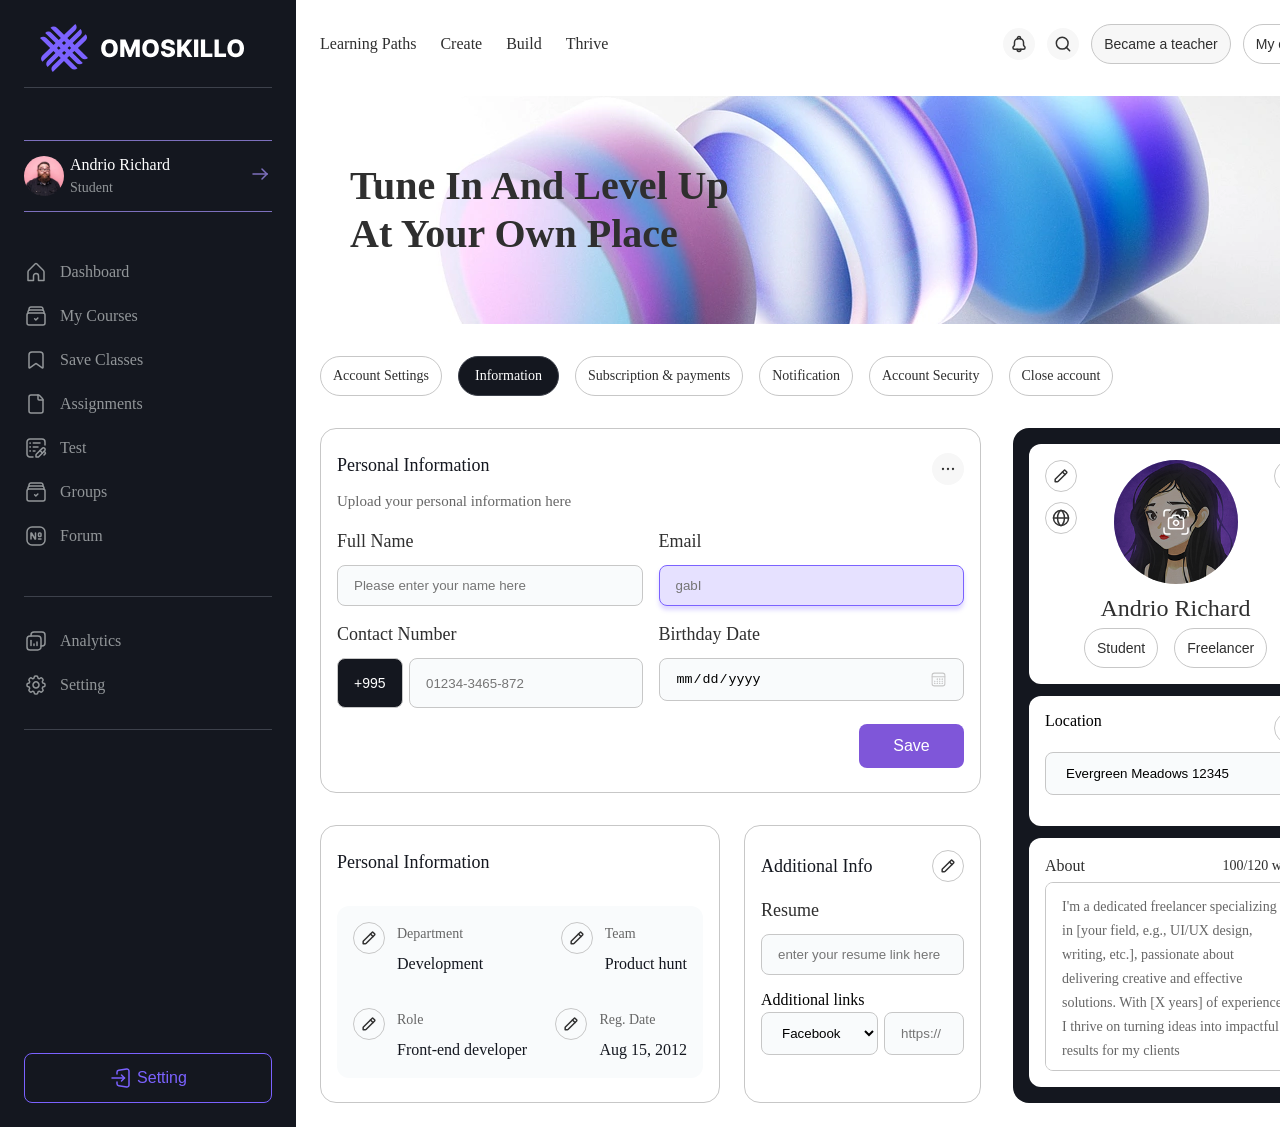
<file: index.html>
<!DOCTYPE html>
<html lang="en">
<head>
    <meta charset="UTF-8">
    <meta name="viewport" content="width=device-width, initial-scale=1.0">
    <link rel="stylesheet" href="./css/style.css">
    <link rel="icon" href="./images/icon.svg">
    <title>css_9.1</title>
</head>
<body>
    <div class="mainDiv">
        <div class="allSemanticTag">
            <aside class="asideBar">
                <div class="asideBarmainPart">
                    <a href="#"><img src="./images/mainIcon.svg" alt=""></a>
                    <div class="userProfileBox">
                        <div class="userCard">
                            <img src="./images/profileUser.svg" alt="">
                            <div class="UserNickName">
                                <span>Andrio Richard</span>
                                <span>Student</span>
                            </div>
                        </div>
                        <a href="#"><img src="./images/arrowRight.svg" alt=""></a>
                    </div>
                    <nav class="navLinksConteiner">
                        <div class="navLinksBox">
                            <a class="navLink" href="#"><img src="./images/HomePageIcon.svg" alt=""> <span>Dashboard</span></a>
                            <a class="navLink" href="#"><img src="./images/coursesGroup.svg" alt=""> <span>My Courses</span></a>
                            <a class="navLink" href="#"><img src="./images/saveClassIcon.svg" alt=""> <span>Save Classes</span></a>
                            <a class="navLink" href="#"><img src="./images/fileIcon.svg" alt=""> <span>Assignments</span></a>
                            <a class="navLink" href="#"><img src="./images/test-list-pen-edit.svg" alt=""> <span>Test</span></a>
                            <a class="navLink" href="#"><img src="./images/coursesGroup.svg" alt=""> <span>Groups</span></a>
                            <a class="navLink" href="#"><img src="./images/number-square.svg" alt=""> <span>Forum</span></a>
                        </div>
                        <div class="settingAndAnalyticLinkBox">
                            <a class="navLink" href="#"><img src="./images/charts-copy.svg" alt=""> <span>Analytics</span></a>
                            <a class="navLink" href="#"><img src="./images/Settings.svg" alt=""> <span>Setting</span></a>
                        </div>
                    </nav>
                </div>
                
                <button class="GoOutBtn"><img src="./images/Group.svg" alt="">Setting</button>
            </aside>
            <div class="otherSemanticTagConteiner">
                <header class="header">
                    <div class="headerLinksBox">
                        <a href="#"><img src="./images/Frame 24.svg" alt=""></a>
                        <a href="#">Learning Paths</a>
                        <a href="#">Create</a>
                        <a href="#">Build</a>
                        <a href="#">Thrive</a>
                    </div>
                    <div class="headerBtnsBox">
                        <img src="./images/Frame 20.svg" alt="">
                        <img src="./images/Frame 21.svg" alt="">
                        <button class="firstBtnStyle">Became a teacher</button>
                        <button class="secondBtnStyle">My classes</button>
                    </div>
                </header>
                <main class="main">
                    <div class="PageEntarenseBox">
                        <div class="titleBackGround">
                            <h1>Tune In And Level Up At Your Own Place</h1>
                        </div>
                    </div>
                    <div class="opurtunityBtnsConteiner">
                        <a href="#" class="secondBtnStyle">Account Settings</a>
                        <a href="#" class="thirdBtnStyle">Information</a>
                        <a href="#" class="secondBtnStyle">Subscription & payments</a>
                        <a href="#" class="secondBtnStyle">Notification</a>
                        <a href="#" class="secondBtnStyle">Account Security</a>
                        <a href="#" class="secondBtnStyle">Close account</a>

                    </div>
                    <div class="personalInformationConteiner">
                        <div class="enterPersonalInfoConteiner">
                            <div class="firstpersonalInfoBox">
                                <div class="contactFormTitle">
                                    <div class="firstpersonalInfoBoxTitleBox">
                                        <span>Personal Information</span>
                                        <span>Upload your personal information here </span>
                                    </div>
                                    <a href="#"><img src="./images/threeDots.svg" alt=""></a>
                                </div>
                                <form class="contactForm" action="">
                                    <div class="nameAndEmailInputBox">
                                        <div class="fullNAmeInputBox ordinaryInputBox">
                                            <label for="FullNAme">Full Name</label>
                                            <input id="FullNAme" placeholder="Please enter your name here" type="text">
                                        </div>
                                        <div class="emailInputBox ordinaryInputBox">
                                            <label for="Email">Email</label>
                                            <input id="Email" placeholder="gabI" type="email">
                                        </div>
                                    </div>
                                    <div class="contactNumberAndBirthDayBox ">
                                        <div class="ContactNumberInputBox ordinaryInputBox">
                                            <label for="phone">Contact Number</label>
                                            <div class="countrySelectorAndInputBox">
                                                <select name="countryIndex" id="">
                                                    <option value="+995">+995</option>
                                                    <option value="+920">+920</option>
                                                    <option value="+65">+65</option>
                                                    <option value="+43">+43</option>
                                                    <option value="+350">+350</option>
                                                </select>
                                                <input type="tel" placeholder="01234-3465-872" name="phone">
                                            </div>
                                            
                                        </div>
                                        <div class="BirthdayDateInputBox ordinaryInputBox">
                                            <label for="Date">Birthday Date</label>
                                            <input name="Date" type="date" >
                                        </div>
                                    </div>
                                    <input name="saveInfo" class="saveInfoBtn" type="submit" value="Save">
                                </form>
                            </div>
                            <div class="secondPartOfPersonalInfoBox">
                                <div class="secondPersonalBox">
                                    <div class="secondPartpersonalInfoBoxTitleBox">
                                        <span>Personal Information</span>
                                        
                                    </div>
                                    <div class="ordinaryInfoConteinersBackground">
                                        <div class="ordinaryInfoConteiner">
                                            <div class="ordinaryInfoBox">
                                                <img src="./images/penIcon.svg" alt="">
                                                <div class="ordinaryInfoBoxTitle">
                                                    <span>Department</span>
                                                    <span>Development</span>
                                                </div>
                                            </div>
                                            <div class="ordinaryInfoBox">
                                                <img src="./images/penIcon.svg" alt="">
                                                <div class="ordinaryInfoBoxTitle">
                                                    <span>Team</span>
                                                    <span>Product hunt</span>
                                                </div>
                                            </div>
                                        </div>
                                        <div class="ordinaryInfoConteiner">
                                            <div class="ordinaryInfoBox">
                                                <img src="./images/penIcon.svg" alt="">
                                                <div class="ordinaryInfoBoxTitle">
                                                    <span>Role</span>
                                                    <span>Front-end developer</span>
                                                </div>
                                            </div>
                                            <div class="ordinaryInfoBox">
                                                <img src="./images/penIcon.svg" alt="">
                                                <div class="ordinaryInfoBoxTitle">
                                                    <span>Reg. Date</span>
                                                    <span>Aug 15, 2012</span>
                                                </div>
                                            </div>
                                        </div>
                                    </div>
                                    
                                </div>
                                <div class="thirdPersonalBox">
                                    <div class="thirdPersonalBoxTitle">
                                        <span>Additional Info</span>
                                        <img src="./images/penIcon.svg" alt="">
                                    </div>
                                    <div class=" ordinaryInputBox">
                                        <label for="Resume">Resume</label>
                                        <input id="Resume" placeholder="enter your resume link here" type="text">
                                    </div>
                                    <div class="additionalLinksBox">
                                        <label for="additionalLinks">Additional links</label>
                                        <div class="selectAndHttpsInputBox">
                                            <select name="additionalLinks" id="additionalLinks" class="additionalLinksSelector">
                                                <option value="Facebook">Facebook</option>
                                                <option value="Github">Github</option>
                                                <option value="Linkedin">Linkedin</option>
                                            </select>
                                            <input class="additionalLinksSelecteorinput" type="url" placeholder="https://">
                                        </div>
                                    </div>
                                </div>
                            </div>
                        </div>
                        <div class="additionalInfoForProfile">
                            <div class="additionalInfoFirstBox">
                                <div class="editAndEarthIconBox">
                                    <a href="#"><img src="./images/penIcon.svg" alt=""></a>
                                    <a href="#"><img src="./images/earthIcon.svg" alt=""></a>
                                </div>
                                <div class="profilePictureAndNameBox">
                                    <a href="#"><img src="./images/profilePicture.svg" alt=""></a>
                                    <span>Andrio Richard</span>
                                    <div class="profilePictureAndNameBoxBtns">
                                        <button class="secondBtnStyle">Student</button>
                                        <button class="secondBtnStyle">Freelancer</button>
                                    </div>
                                </div>
                                <a href="#"><img src="./images/linkIcon.svg" alt=""></a>
                            </div>
                            <div class="secondAdditionalInfoBox">
                                <div class="locationSelectorTitle">
                                    <span>Location</span>
                                    <a href="#"><img src="./images/plusIcon.svg" alt=""></a>
                                </div>
                                <select name="location" id="streetLocation">
                                    <option value="Evergreen Meadows 12345">Evergreen Meadows 12345</option>
                                    <option value="67B Gregorio Grove ,Jaskolskiville">67B Gregorio Grove ,Jaskolskiville</option>
                                    <option value="208 Olson Boulevard, Toyburgh">208 Olson Boulevard, Toyburgh</option>
                                    <option value="0 / 77 Purdy Crescent, West Arthur">0 / 77 Purdy Crescent, West Arthur</option>
                                </select>
                            </div>
                            <div class="thirdAdditionalInfoBox">
                                <div class="aboutUserTitle">
                                    <span>About</span>
                                    <span>100/120 words</span>
                                </div>
                                <textarea name="" id="" class="aboutMe" placeholder="I'm a dedicated freelancer specializing in [your field, e.g., UI/UX design, writing, etc.], passionate about delivering creative and effective solutions. With [X years] of experience, I thrive on turning ideas into impactful results for my clients" ></textarea>
                            </div>
                        </div>

                    </div>
                </main>
            </div>
        </div>
        
    </div>
</body>
</html>
</file>
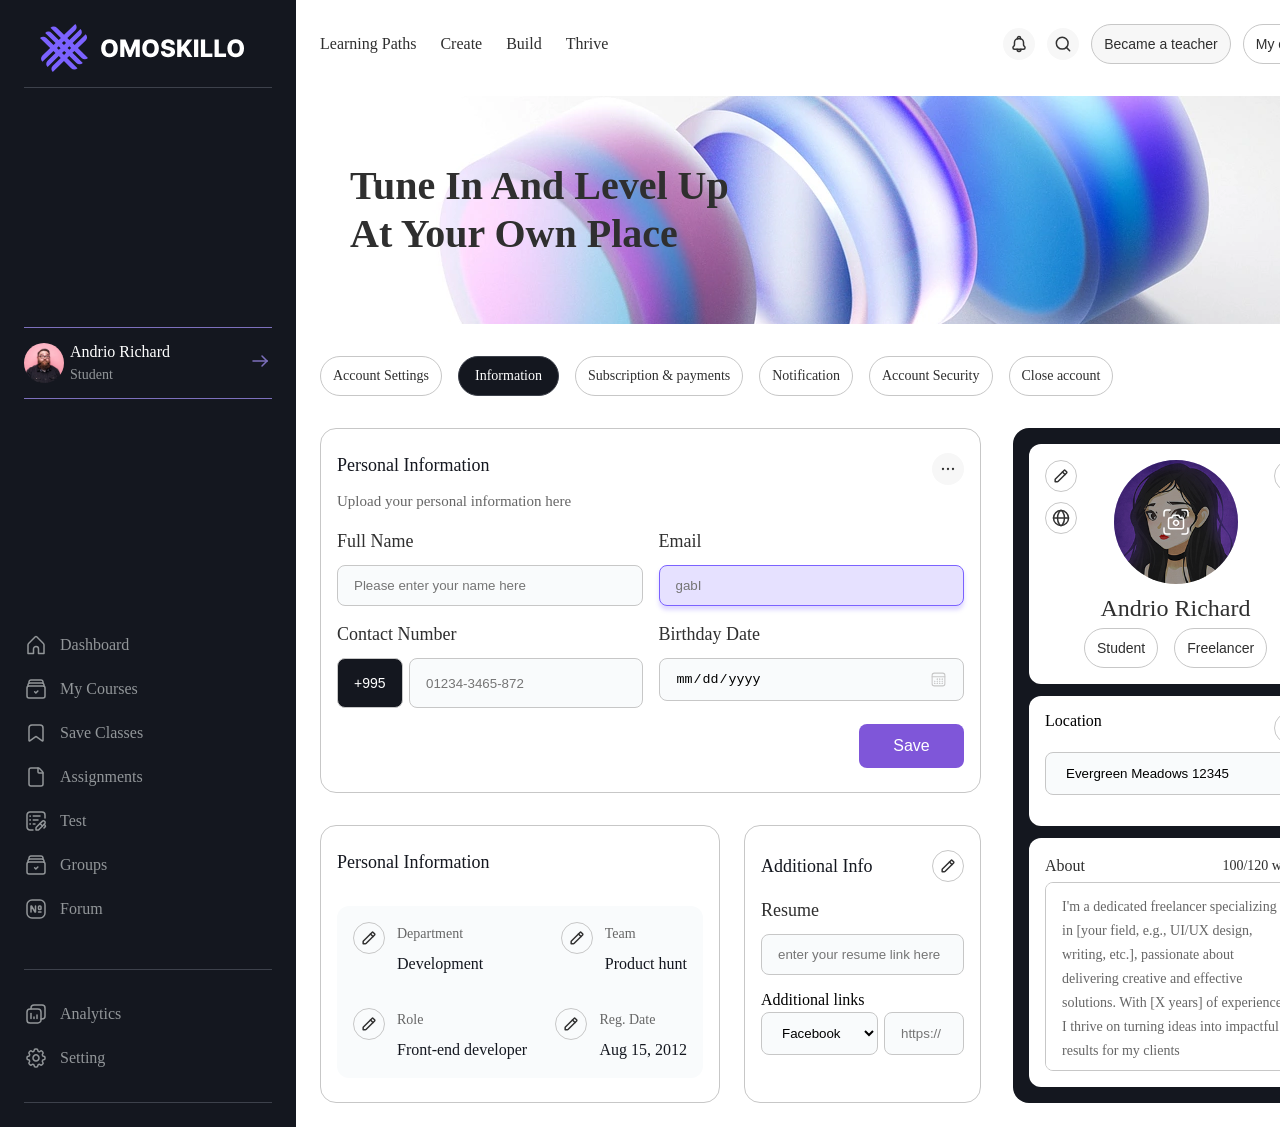
<file: html/index.html>
<!DOCTYPE html>
<html lang="en">
<head>
    <meta charset="UTF-8">
    <meta name="viewport" content="width=device-width, initial-scale=1.0">
    <link rel="stylesheet" href="../css/style.css">
    <link rel="icon" href="../images/icon.svg">
    <title>css_9.1</title>
</head>
<body>
    <div class="mainDiv">
        <div class="allSemanticTag">
            <aside class="asideBar">
                <a href="#"><img src="../images/mainIcon.svg" alt=""></a>
                <div class="userProfileBox">
                    <div class="userCard">
                        <img src="../images/profileUser.svg" alt="">
                        <div class="UserNickName">
                            <span>Andrio Richard</span>
                            <span>Student</span>
                        </div>
                    </div>
                    <a href="#"><img src="../images/arrowRight.svg" alt=""></a>
                </div>
                <nav class="navLinksConteiner">
                    <div class="navLinksBox">
                        <a class="navLink" href="#"><img src="../images/HomePageIcon.svg" alt=""> <span>Dashboard</span></a>
                        <a class="navLink" href="#"><img src="../images/coursesGroup.svg" alt=""> <span>My Courses</span></a>
                        <a class="navLink" href="#"><img src="../images/saveClassIcon.svg" alt=""> <span>Save Classes</span></a>
                        <a class="navLink" href="#"><img src="../images/fileIcon.svg" alt=""> <span>Assignments</span></a>
                        <a class="navLink" href="#"><img src="../images/test-list-pen-edit.svg" alt=""> <span>Test</span></a>
                        <a class="navLink" href="#"><img src="../images/coursesGroup.svg" alt=""> <span>Groups</span></a>
                        <a class="navLink" href="#"><img src="../images/number-square.svg" alt=""> <span>Forum</span></a>
                    </div>
                    <div class="settingAndAnalyticLinkBox">
                        <a class="navLink" href="#"><img src="../images/charts-copy.svg" alt=""> <span>Analytics</span></a>
                        <a class="navLink" href="#"><img src="../images/Settings.svg" alt=""> <span>Setting</span></a>
                    </div>
                </nav>
            </aside>
            <div class="otherSemanticTagConteiner">
                <header class="header">
                    <div class="headerLinksBox">
                        <a href="#"><img src="../images/Frame 24.svg" alt=""></a>
                        <a href="#">Learning Paths</a>
                        <a href="#">Create</a>
                        <a href="#">Build</a>
                        <a href="#">Thrive</a>
                    </div>
                    <div class="headerBtnsBox">
                        <img src="../images/Frame 20.svg" alt="">
                        <img src="../images/Frame 21.svg" alt="">
                        <button class="firstBtnStyle">Became a teacher</button>
                        <button class="secondBtnStyle">My classes</button>
                    </div>
                </header>
                <main class="main">
                    <div class="PageEntarenseBox">
                        <div class="titleBackGround">
                            <h1>Tune In And Level Up At Your Own Place</h1>
                        </div>
                    </div>
                    <div class="opurtunityBtnsConteiner">
                        <a href="#" class="secondBtnStyle">Account Settings</a>
                        <a href="#" class="thirdBtnStyle">Information</a>
                        <a href="#" class="secondBtnStyle">Subscription & payments</a>
                        <a href="#" class="secondBtnStyle">Notification</a>
                        <a href="#" class="secondBtnStyle">Account Security</a>
                        <a href="#" class="secondBtnStyle">Close account</a>

                    </div>
                    <div class="personalInformationConteiner">
                        <div class="enterPersonalInfoConteiner">
                            <div class="firstpersonalInfoBox">
                                <div class="contactFormTitle">
                                    <div class="firstpersonalInfoBoxTitleBox">
                                        <span>Personal Information</span>
                                        <span>Upload your personal information here </span>
                                    </div>
                                    <a href="#"><img src="../images/threeDots.svg" alt=""></a>
                                </div>
                                <form class="contactForm" action="">
                                    <div class="nameAndEmailInputBox">
                                        <div class="fullNAmeInputBox ordinaryInputBox">
                                            <label for="FullNAme">Full Name</label>
                                            <input id="FullNAme" placeholder="Please enter your name here" type="text">
                                        </div>
                                        <div class="emailInputBox ordinaryInputBox">
                                            <label for="Email">Email</label>
                                            <input id="Email" placeholder="gabI" type="email">
                                        </div>
                                    </div>
                                    <div class="contactNumberAndBirthDayBox ">
                                        <div class="ContactNumberInputBox ordinaryInputBox">
                                            <label for="phone">Contact Number</label>
                                            <div class="countrySelectorAndInputBox">
                                                <select name="countryIndex" id="">
                                                    <option value="+995">+995</option>
                                                    <option value="+920">+920</option>
                                                    <option value="+65">+65</option>
                                                    <option value="+43">+43</option>
                                                    <option value="+350">+350</option>
                                                </select>
                                                <input type="tel" placeholder="01234-3465-872" name="phone">
                                            </div>
                                            
                                        </div>
                                        <div class="BirthdayDateInputBox ordinaryInputBox">
                                            <label for="Date">Birthday Date</label>
                                            <input name="Date" type="date" >
                                        </div>
                                    </div>
                                    <input name="saveInfo" class="saveInfoBtn" type="submit" value="Save">
                                </form>
                            </div>
                            <div class="secondPartOfPersonalInfoBox">
                                <div class="secondPersonalBox">
                                    <div class="secondPartpersonalInfoBoxTitleBox">
                                        <span>Personal Information</span>
                                        
                                    </div>
                                    <div class="ordinaryInfoConteinersBackground">
                                        <div class="ordinaryInfoConteiner">
                                            <div class="ordinaryInfoBox">
                                                <img src="../images/penIcon.svg" alt="">
                                                <div class="ordinaryInfoBoxTitle">
                                                    <span>Department</span>
                                                    <span>Development</span>
                                                </div>
                                            </div>
                                            <div class="ordinaryInfoBox">
                                                <img src="../images/penIcon.svg" alt="">
                                                <div class="ordinaryInfoBoxTitle">
                                                    <span>Team</span>
                                                    <span>Product hunt</span>
                                                </div>
                                            </div>
                                        </div>
                                        <div class="ordinaryInfoConteiner">
                                            <div class="ordinaryInfoBox">
                                                <img src="../images/penIcon.svg" alt="">
                                                <div class="ordinaryInfoBoxTitle">
                                                    <span>Role</span>
                                                    <span>Front-end developer</span>
                                                </div>
                                            </div>
                                            <div class="ordinaryInfoBox">
                                                <img src="../images/penIcon.svg" alt="">
                                                <div class="ordinaryInfoBoxTitle">
                                                    <span>Reg. Date</span>
                                                    <span>Aug 15, 2012</span>
                                                </div>
                                            </div>
                                        </div>
                                    </div>
                                    
                                </div>
                                <div class="thirdPersonalBox">
                                    <div class="thirdPersonalBoxTitle">
                                        <span>Additional Info</span>
                                        <img src="../images/penIcon.svg" alt="">
                                    </div>
                                    <div class=" ordinaryInputBox">
                                        <label for="Resume">Resume</label>
                                        <input id="Resume" placeholder="enter your resume link here" type="text">
                                    </div>
                                    <div class="additionalLinksBox">
                                        <label for="additionalLinks">Additional links</label>
                                        <div class="selectAndHttpsInputBox">
                                            <select name="additionalLinks" id="additionalLinks" class="additionalLinksSelector">
                                                <option value="Facebook">Facebook</option>
                                                <option value="Github">Github</option>
                                                <option value="Linkedin">Linkedin</option>
                                            </select>
                                            <input class="additionalLinksSelecteorinput" type="url" placeholder="https://">
                                        </div>
                                    </div>
                                </div>
                            </div>
                        </div>
                        <div class="additionalInfoForProfile">
                            <div class="additionalInfoFirstBox">
                                <div class="editAndEarthIconBox">
                                    <a href="#"><img src="../images/penIcon.svg" alt=""></a>
                                    <a href="#"><img src="../images/earthIcon.svg" alt=""></a>
                                </div>
                                <div class="profilePictureAndNameBox">
                                    <a href="#"><img src="../images/profilePicture.svg" alt=""></a>
                                    <span>Andrio Richard</span>
                                    <div class="profilePictureAndNameBoxBtns">
                                        <button class="secondBtnStyle">Student</button>
                                        <button class="secondBtnStyle">Freelancer</button>
                                    </div>
                                </div>
                                <a href="#"><img src="../images/linkIcon.svg" alt=""></a>
                            </div>
                            <div class="secondAdditionalInfoBox">
                                <div class="locationSelectorTitle">
                                    <span>Location</span>
                                    <a href="#"><img src="../images/plusIcon.svg" alt=""></a>
                                </div>
                                <select name="location" id="streetLocation">
                                    <option value="Evergreen Meadows 12345">Evergreen Meadows 12345</option>
                                    <option value="67B Gregorio Grove ,Jaskolskiville">67B Gregorio Grove ,Jaskolskiville</option>
                                    <option value="208 Olson Boulevard, Toyburgh">208 Olson Boulevard, Toyburgh</option>
                                    <option value="0 / 77 Purdy Crescent, West Arthur">0 / 77 Purdy Crescent, West Arthur</option>
                                </select>
                            </div>
                            <div class="thirdAdditionalInfoBox">
                                <div class="aboutUserTitle">
                                    <span>About</span>
                                    <span>100/120 words</span>
                                </div>
                                <textarea name="" id="" class="aboutMe" placeholder="I'm a dedicated freelancer specializing in [your field, e.g., UI/UX design, writing, etc.], passionate about delivering creative and effective solutions. With [X years] of experience, I thrive on turning ideas into impactful results for my clients" ></textarea>
                            </div>
                        </div>

                    </div>
                </main>
            </div>
        </div>
        
    </div>
</body>
</html>
</file>
<file: css/style.css>
*{
    box-sizing: border-box;
    padding: 0;
    margin: 0;
}
a{
    text-decoration: none;
}
.mainDiv{
    display: flex;
    justify-content: center;
}
.allSemanticTag{
display: flex;
width: 100%;
}
.asideBarmainPart{
    max-width: 300px;
    width: 100%;
    display: flex;
    flex-direction: column;
    gap: 48px;
    align-items: center;
}
.asideBar{
    display: flex;
    flex-direction: column;
    justify-content: space-between;
    background-color: #14171F;
    padding: 24px;
}
.userProfileBox{
    display: flex;
    width: 100%;
    justify-content: space-between;
    align-items: center;
    border-top: 1px solid #7D70BD;
border-bottom: 1px solid #7D70BD;
padding: 12px 0;
}
.userCard{
    display: flex;
    gap: 6px;
}
.UserNickName{
    display: flex;
    flex-direction: column;
}
.UserNickName :first-child{
    color: #FFF;
    font-size: 16px;
    font-weight: 500;
    line-height: 24px; 
}
.navLinksConteiner{
    display: flex;
    flex-direction: column;
    align-items: flex-start;
    gap: 48px;
    width: 100%;
}
.navLinksBox{
display: flex;
flex-direction: column;
gap: 20px;
}
.settingAndAnalyticLinkBox{
    padding: 32px 0;
    display: flex;
    flex-direction: column;
    gap: 20px;
    border-top: 1px solid #3D414B;
    border-bottom: 1px solid #3D414B;
    width: 100%;
}
.UserNickName :last-child{
    color: #929699;
font-size: 14px;
line-height: 22px; 
}
.navLink{
    display: flex;
    gap: 12px;
    align-items: center;
}
.navLink span{
    color: #929699;
    font-size: 16px;
    line-height: 24px; 
}
/*     sidebar end           */
/*         start header              */
.otherSemanticTagConteiner{
    display: flex;
    flex-direction: column;
    max-width: 1640px;
    width: 100%;
    margin: 24px;
    gap: 32px;
}
.header{
display: flex;
justify-content: space-between;
width: 100%;
align-items: center;
}
.headerLinksBox{
    display: flex;
    gap: 24px;
}
.headerLinksBox a{
    color: #2F2F2F;
font-size: 16px;
line-height: 24px; 
}
.headerBtnsBox{
    display: flex;
    align-items: center;
    gap: 12px;
}
.headerLinksBox a{
    color: #2F2F2F;
font-size: 16px;
line-height: 24px;
}
.firstBtnStyle{
    border-radius: 50px;
border: 1px solid #C7C7C7;
background: #F7F7F7;
padding: 8px 12px;
color: #2F2F2F;
font-size: 14px;
line-height: 22px;
align-items: center;
}
.secondBtnStyle{
    border-radius: 50px;
    border: 1px solid #C7C7C7;
padding: 8px 12px;
color: #2F2F2F;
font-size: 14px;
line-height: 22px; 
background-color: #fff;
align-items: center;
}
/*      main   Starts                  */
.PageEntarenseBox{
    background-image: url("../images/titleBackground.png");
    display: flex;
    align-items: center;
    min-height: 228px;
    background-repeat: no-repeat;
    background-position: center right;
    border-radius: 20px;
    width: 100%;
}
.titleBackGround h1{
    max-width: 420px;
    width: 100%;
    margin-left: 30px;
    color: #2F2F2F;
font-size: 40px;
font-weight: 600;
line-height: 48px; 
}
.main{
    display: flex;
    flex-direction: column;
    gap: 32px;
}
.thirdBtnStyle{
    border-radius: 50px;
border: 1px solid #3D414B;
background: #14171F;
padding: 8px 16px;
color: #FFF;
font-size: 14px;
line-height: 22px; 
}
.opurtunityBtnsConteiner{
    display: flex;
    gap: 16px;
    flex-wrap: wrap;
}
.firstpersonalInfoBoxTitleBox{
    display: flex;
    flex-direction: column;
    gap: 12px;
}
.contactFormTitle{
    display: flex;
    justify-content: space-between;
}
.firstpersonalInfoBoxTitleBox :first-child{
    color: #14171F;
font-size: 18px;
font-weight: 500;
line-height: 24px; 
}
.firstpersonalInfoBoxTitleBox :last-child{
    color: #666;
font-size: 15px;
line-height: 24px; 
}
.enterPersonalInfoConteiner{
    display: flex;
    flex-direction: column;
    width: 66%;
}
.firstpersonalInfoBox{
    border-radius: 16px;
border: 1px solid #C7C7C7;
padding: 24px 16px;
display: flex;
flex-direction: column;
gap: 16px;
}
.ordinaryInputBox{
    display: flex;
    flex-direction: column;
    gap: 12px;
    max-width: 350px;
    width: 100%;
}
.ordinaryInputBox input{
    border-radius: 8px;
border: 1px solid #C7C7C7;
background: #F9FBFC;
padding: 12px 16px;
}
.ordinaryInputBox label{
    color: #2F2F2F;
font-size: 18px;
font-weight: 500;
line-height: 24px; 
}
.nameAndEmailInputBox{
    display: flex;
    gap: 16px;
    justify-content: space-between;
}
.contactNumberAndBirthDayBox{
    display: flex;
    justify-content: space-between;
    gap: 16px;
}
.contactForm{
    display: flex;
    flex-direction: column;
    gap: 16px;
}
.saveInfoBtn{
    align-self: flex-end;
    border-radius: 8px;
background: #7F56D9;
padding: 10px 24px;
max-width: 105px;
width: 100%;
border: 0;
color: #FFF;
font-size: 16px;
font-weight: 500;
line-height: 24px;
}
.emailInputBox input{
    border-radius: 8px;
border: 1px solid #7B62FF;
background: #E6E1FF;
box-shadow: 0px 4px 4px 0px rgba(123, 98, 255, 0.25);
}
input[type="date"]::-webkit-calendar-picker-indicator {
    background: url('../images/calendarIcon.svg') no-repeat;
    background-position: center;
    background-size: cover;
}
.countrySelectorAndInputBox {
    width: 350px;
    width: 100%;
    display: flex;
    gap: 6px;
}
.countrySelectorAndInputBox input{
    width: 100%;
}
.countrySelectorAndInputBox select{
    border-radius: 8px;
    border: 1px solid #C7C7C7;
    background: #14171F;
    padding: 12px 16px;
    color: #FFF;
font-size: 14px;
line-height: 24px; 
appearance: none;
}
.secondPartOfPersonalInfoBox{
    display: flex;
    gap: 24px;
}
.secondPersonalBox{
    border-radius: 16px;
border: 1px solid #C7C7C7;
padding: 24px 16px;
flex: 2;
display: flex;
flex-direction: column;
gap: 32px;
min-width: 400px;
}
.thirdPersonalBox{
    border-radius: 16px;
border: 1px solid #C7C7C7;
padding: 24px 16px;
flex: 1;
}
.GoOutBtn{
    padding: 12px 24px;
    border-radius: 8px;
border: 1px solid #7B62FF;
color: #7B62FF;
font-size: 16px;
line-height: 24px;
display: flex;
gap: 4px;
background-color: transparent;
width: 100%;
justify-content: center;
}
.secondPartpersonalInfoBoxTitleBox span{
    color: #14171F;
    font-size: 18px;
    font-weight: 500;
    line-height: 24px; 
}
.enterPersonalInfoConteiner{
    display: flex;
    flex-direction: column;
    gap: 32px;
}
.ordinaryInfoBoxTitle{
    display: flex;
    flex-direction: column;
    gap: 6px;
}
.ordinaryInfoBoxTitle :first-child{
    color: #666;
    font-size: 14px;
    line-height: 24px; 
}
.ordinaryInfoBoxTitle :last-child{
    color: #14171F;
    font-size: 16px;
    font-weight: 500;
    line-height: 24px; 
}
.ordinaryInfoBox{
    display: flex;
    gap: 12px;
    align-items: flex-start;
}
.ordinaryInfoBox img{
    width: fit-content;
}
.ordinaryInfoConteiner{
    display: flex;
    justify-content: space-between;
    gap: 12px;
}
.headerLinksBox :first-child{
display: none;
}
.ordinaryInfoConteinersBackground{
    border-radius: 12px;
background: #F9FBFC;
padding: 16px;
display: flex;
flex-direction: column;
gap: 32px;
}
.thirdPersonalBoxTitle{
    display: flex;
    justify-content: space-between;
    align-items: center;
}
.thirdPersonalBoxTitle span{
    color: #14171F;
    font-size: 18px;
    font-weight: 500;
    line-height: 24px; 
}
.thirdPersonalBox{
    display: flex;
    flex-direction: column;
    gap: 16px;
}
.additionalLinksSelector{
    border-radius: 8px;
border: 1px solid #C7C7C7;
background: #F9FBFC;
padding: 12px 16px;
width: 100%;
}
.selectAndHttpsInputBox{
    display: flex;
    gap: 6px;
}
.additionalLinksBox{
    display: flex;
    flex-direction: column;
    gap: 3px;
}
.additionalLinksSelecteorinput{
    border-radius: 8px;
    border: 1px solid #C7C7C7;
    background: #F9FBFC;
    padding: 12px 16px;  
    width: 40%;
    max-width: 80px;
    width: 100%;
}
.additionalInfoForProfile{
    border-radius: 16px;
background: #14171F;
padding: 16px;
flex: 1;
}
.additionalInfoFirstBox{
    border-radius: 12px;
background: #FFF;
padding: 16px;
}
.personalInformationConteiner{
    display: flex;
    gap: 32px;
}
.additionalInfoFirstBox{
    display: flex;
    justify-content: space-between;
}
.profilePictureAndNameBox{
    display: flex;
    flex-direction: column;
    gap: 4px;
    text-align: center;
}
.editAndEarthIconBox{
    display: flex;
    flex-direction: column;
    gap: 6px;
    align-items: center;
}
.profilePictureAndNameBox span{
    color: #2F2F2F;
    font-size: 24px;
    font-weight: 500;
    line-height: 32px; 
}
.profilePictureAndNameBoxBtns{
    display: flex;
    gap: 16px;
}
.additionalInfoForProfile{
    display: flex;
    flex-direction: column;
    gap: 12px;
}
.secondAdditionalInfoBox{
    border-radius: 12px;
    background: #FFF;
    padding: 16px; 
    max-height: 130px;
    height: 100%;
    display: flex;
    flex-direction: column;
    gap: 4px;
}
.locationSelectorTitle{
    display: flex;
    justify-content: space-between;
}
.secondAdditionalInfoBox select{
    border-radius: 8px;
border: 1px solid #C7C7C7;
background: #F9FBFC;
padding: 12px 16px;
}
.secondAdditionalInfoBox select option{
    border-radius: 8px;
    border: 1px solid #C7C7C7;
    background: #F9FBFC;
    width: 100%;
}
.thirdAdditionalInfoBox{
    border-radius: 12px;
    background: #FFF;
    padding: 16px; 
    display: flex;
    flex-direction: column;
    gap: 4px;
    flex: 1;
}
.aboutUserTitle{
    display: flex;
    justify-content: space-between;
}
.aboutUserTitle :first-child{
    font-size: 16px;
    font-style: normal;
    font-weight: 500;
    line-height: 24px; 
    color: #2F2F2F;
}
.aboutUserTitle :last-child{
    color: #2F2F2F;
   font-size: 14px;
    font-weight: 500;
    line-height: 24px; 
}
.aboutMe{
    border-radius: 8px;
border: 1px solid #C7C7C7;
padding: 12px 16px;
flex: 1;
resize: none;
}
.aboutMe::placeholder{
    color: #666;
font-family: Inter;
font-size: 14px;
font-style: normal;
font-weight: 400;
line-height: 24px; 
}













































/*       css for ipod                            */
@media screen and (min-width:768px) and (max-width:1023px){
    .asideBar {
        display: none;
    }
    .headerLinksBox :first-child{
        display: flex;
        align-self: flex-start;
    }
    .additionalInfoForProfile{
        order: -1;
    }
    .personalInformationConteiner{
        flex-direction: column;
    }
    .enterPersonalInfoConteiner{
        width: 100%;
    }
    .thirdAdditionalInfoBox{
        min-height: 150px;
    }
}






@media screen and (max-width:767px) {
    .asideBar {
        display: none;
    }
    .headerLinksBox :first-child{
        display: flex;
        align-self: flex-start;
    }
    .additionalInfoForProfile{
        order: -1;
    }
    .personalInformationConteiner{
        flex-direction: column;
    }
    .enterPersonalInfoConteiner{
        width: 100%;
    }
    .nameAndEmailInputBox{
        flex-direction: column;
    }
    .contactNumberAndBirthDayBox{
        flex-direction: column;
    }
    .secondPersonalBox{
        min-width: none;
    }
    .secondPartOfPersonalInfoBox{
        flex-direction: column;
    }
    .header{
        flex-wrap: wrap;
        gap: 12px;
    }
    .titleBackGround h1{
        color: #2F2F2F;
        font-size: 24px;
        font-weight: 600;
        line-height: 32px; 
        max-width: 280px;
        width: 100%;
        display: flex;
        justify-content: center;
        margin-left: 15px;
    }
    .ordinaryInfoConteiner{
        flex-direction: column;
    }
    .secondPersonalBox{
        width:100%;
        min-width: 0;
    }
    .thirdAdditionalInfoBox{
        min-height: 300px;
    }
    .ordinaryInputBox {
        width: 100%;
    }
    .firstBtnStyle{
        font-size: 12px;
        line-height: 22px; 
        padding: 4px 8px;
    }
    .secondBtnStyle{
        font-size: 12px;
        line-height: 22px; 
        padding: 4px 8px;
        display: flex;
    }
    .headerLinksBox a{
        font-size: 14px;
        line-height: 24px; 
    }
}
</file>
